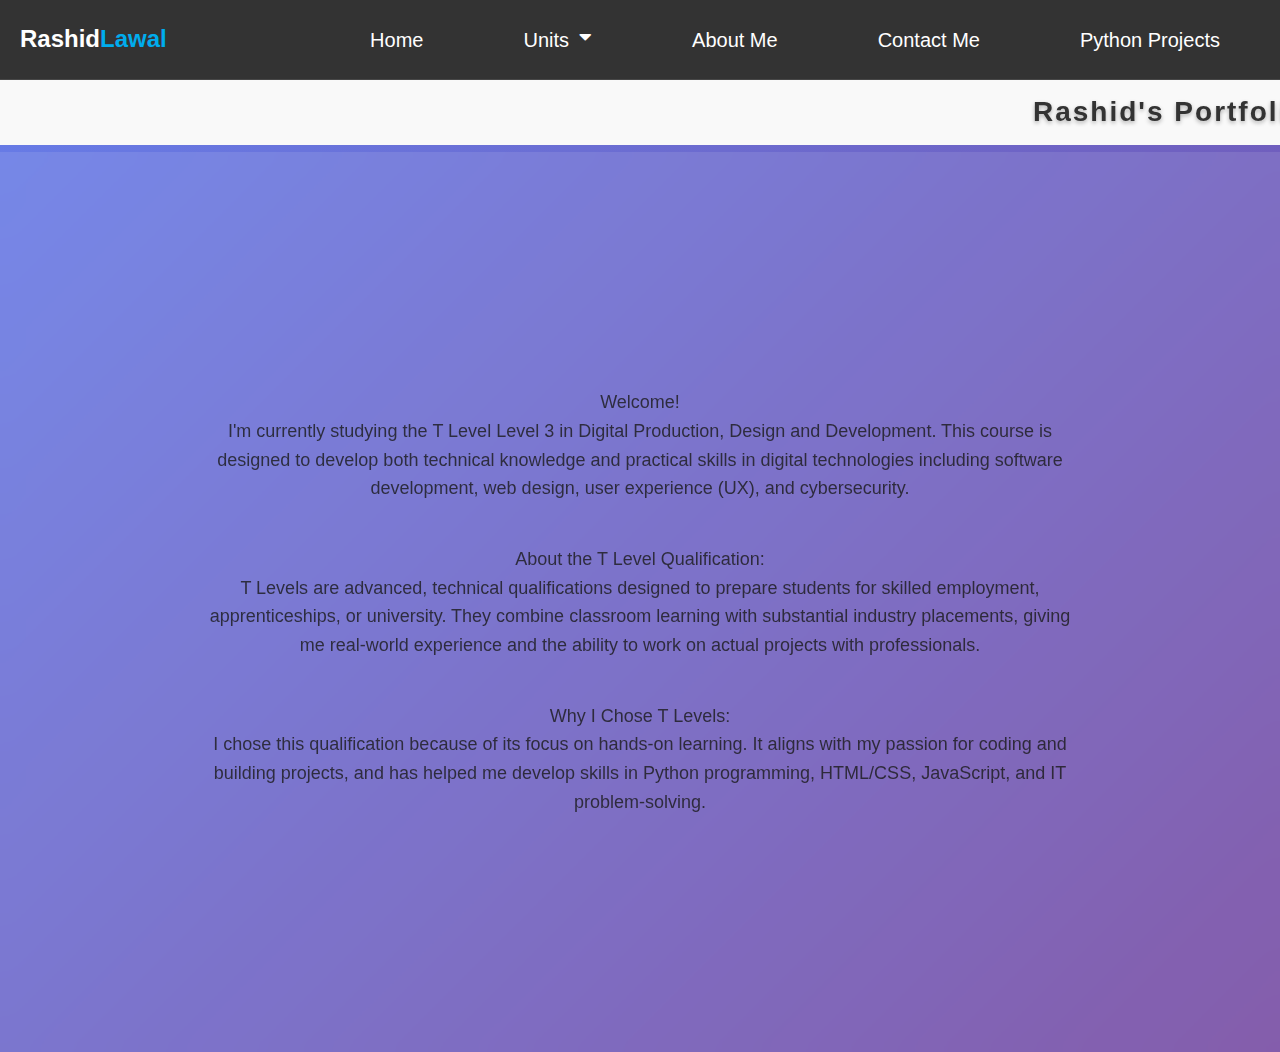
<file: page-2 (1)/page-2/index.html>
<!DOCTYPE html>
        <html lang="en">

        <head>
          <meta charset="UTF-8" />
          <meta name="viewport" content="width=device-width, initial-scale=1.0" />
          <title>Rashid Lawal | Portfolio</title>

          <!-- FontAwesome Icons -->
          <link rel="stylesheet" href="https://cdnjs.cloudflare.com/ajax/libs/font-awesome/5.15.1/css/all.min.css" />

          <!-- External CSS -->
          <link rel="stylesheet" href="style.css" />
          <link rel="stylesheet" href="css background.css" />
          <link rel="stylesheet" href="navagationbar.css" />

          <!-- Fixes for dropdown & layout -->
          <style>
            body {
              font-family: Arial, sans-serif;
              margin: 0;
              padding: 0;
            }

            .menu-bar {
              background-color: #333;
              color: white;
              padding: 10px 20px;
              position: relative;
              z-index: 100;
            }

            .menu-bar h1.logo {
              display: inline-block;
              font-size: 24px;
            }

            .menu-bar h1.logo span {
              color: #00aced;
            }

            .menu-bar ul {
              list-style: none;
              padding: 0;
              margin: 0;
              display: flex;
              gap: 20px;
            }

            .menu-bar ul li {
              position: relative;
            }

            .menu-bar ul li a {
              color: white;
              text-decoration: none;
              padding: 10px;
              display: inline-block;
            }

            .dropdown-menu {
              display: none;
              position: absolute;
              top: 100%;
              left: 0;
              background-color: white;
              z-index: 999;
              box-shadow: 0 4px 8px rgba(0, 0, 0, 0.1);
              min-width: 220px;
            }

            .dropdown-menu ul {
              list-style: none;
              margin: 0;
              padding: 0;
            }

            .dropdown-menu ul li a {
              display: block;
              padding: 10px;
              color: #333;
              text-decoration: none;
            }

            .dropdown-menu ul li a:hover {
              background-color: #f0f0f0;
            }

            .menu-bar ul li:hover .dropdown-menu {
              display: block;
            }

            .about-right {
              padding: 40px;
              position: relative;
              z-index: 1;
            }

            .about-para p {
              font-size: 18px;
              line-height: 1.6;
              text-align: center;
              max-width: 900px;
              margin: auto;
            }

            marquee {
              font-size: 28px;
              font-weight: bold;
              color: #333;
              background-color: #f9f9f9;
              padding: 10px 0;
            }
          </style>
        </head>

        <body>

          <!-- Navigation Bar -->
          <div class="menu-bar">
            <h1 class="logo">Rashid<span>Lawal</span></h1>
            <ul>
              <li><a href="index.html">Home</a></li>
              <li>
                <a href="#">Units <i class="fas fa-caret-down"></i></a>
                <div class="dropdown-menu">
                  <ul>
                    <li><a href="Revison and exams skill.html">Revision and Exam Skills</a></li>
                    <li><a href="14 Hour Project.html">14 Hour Project</a></li>
                    <li><a href="Cybersecurity.html">Cyber Security</a></li>
                    <li><a href="HTML & CSS Basics.html">HTML & CSS Basics</a></li>
                    <li><a href="Interview and exam skills.html">Interview Skills</a></li>
                    <li><a href="Fundamentals of Programming.html">Fundamentals of Programming</a></li>
                    <li><a href="Presentation Skills.html">Presentation Skills</a></li>
                  </ul>
                </div>
              </li>
              <li><a href="About me.html">About Me</a></li>
              <li><a href="Contact.html">Contact Me</a></li>
              <li><a href="python projects.html">Python Projects</a></li>
            </ul>
          </div>

          <!-- Scrolling Text -->
          <marquee behavior="scroll" direction="left" scrollamount="30">Rashid's Portfolio</marquee>

          <!-- Main Content -->
          <div class="about-right">
            <div class="about-para">
              <p>
                <strong>Welcome!</strong><br>
                I'm currently studying the <strong>T Level Level 3 in Digital Production, Design and Development</strong>.
                This course is designed to develop both technical knowledge and practical skills in digital technologies
                including software development, web design, user experience (UX), and cybersecurity.
              </p>
              <br>
              <p>
                <strong>About the T Level Qualification:</strong><br>
                T Levels are advanced, technical qualifications designed to prepare students for skilled employment, apprenticeships, or university.
                They combine classroom learning with substantial industry placements, giving me real-world experience and the ability to work on actual projects with professionals.
              </p>
              <br>
              <p>
                <strong>Why I Chose T Levels:</strong><br>
                I chose this qualification because of its focus on hands-on learning. It aligns with my passion for coding and building projects,
                and has helped me develop skills in Python programming, HTML/CSS, JavaScript, and IT problem-solving.
              </p>
            </div>
          </div>

        </body>
        </html>
</file>
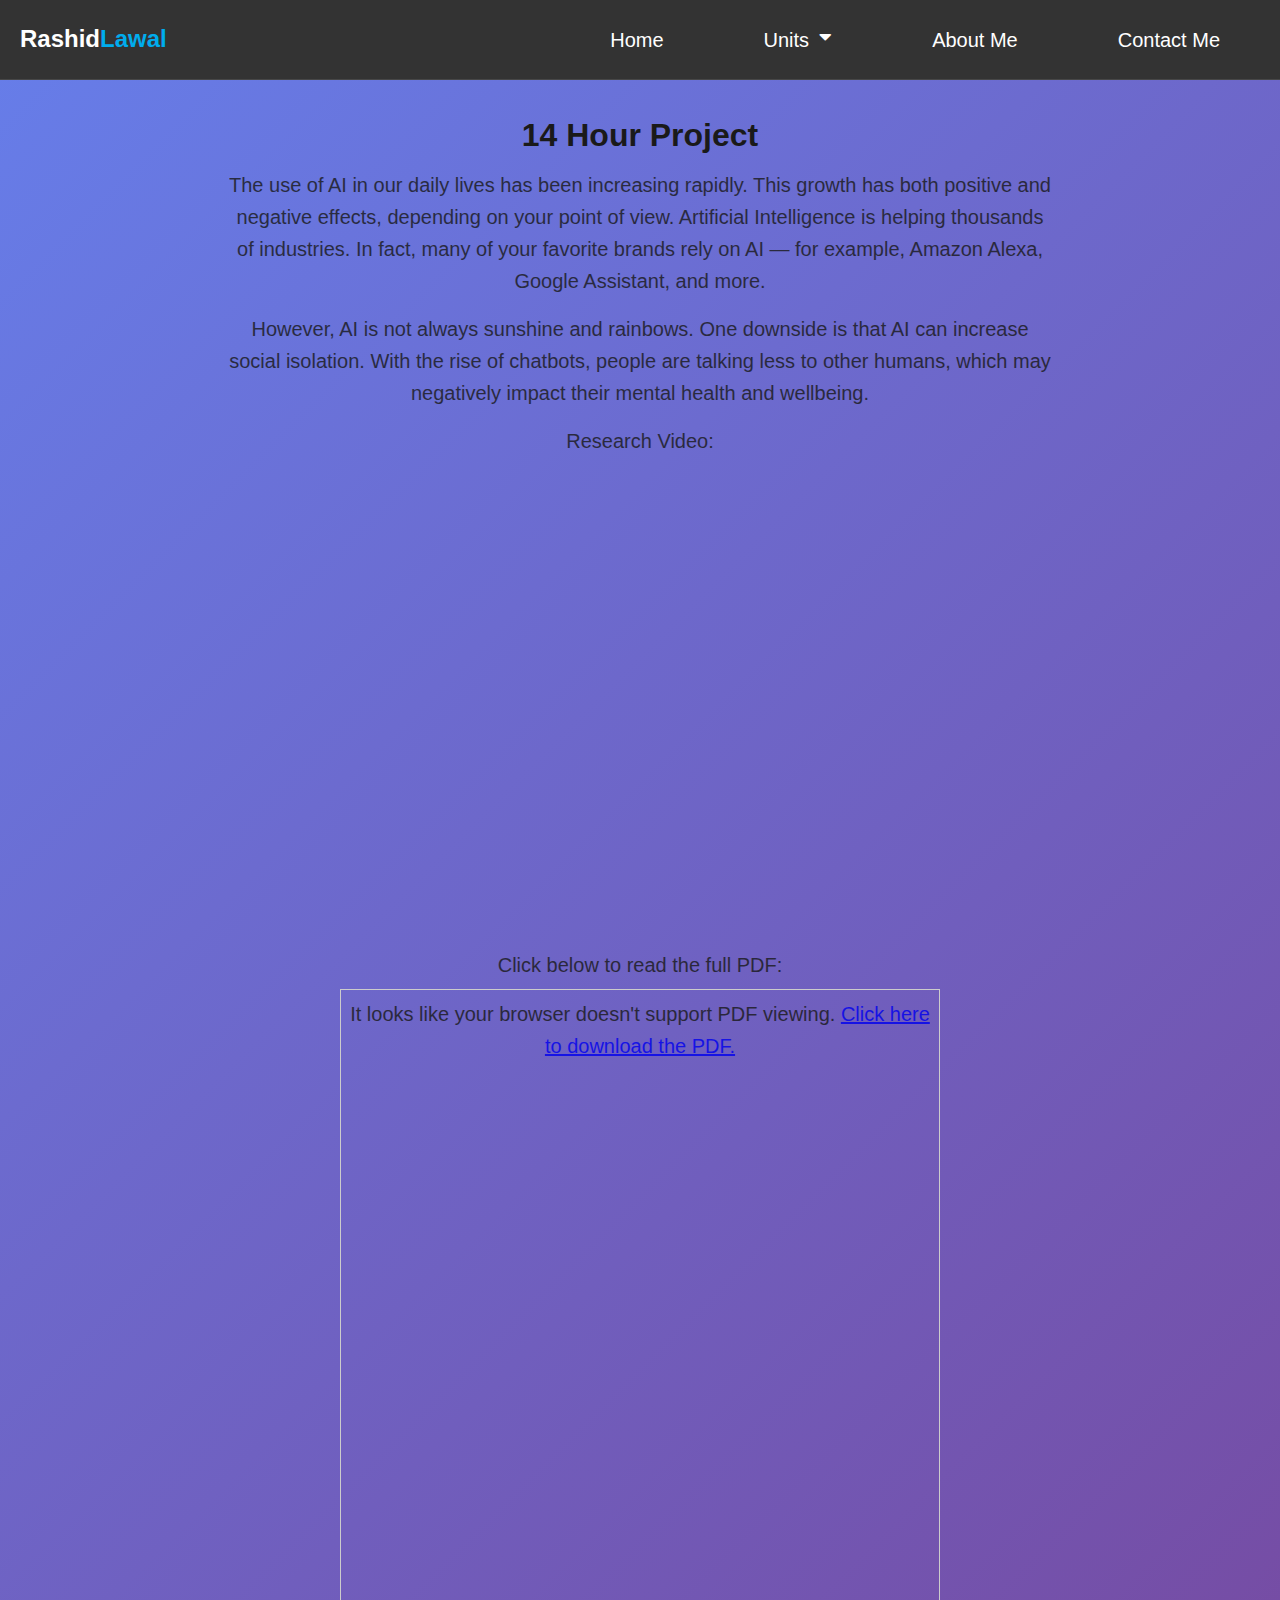
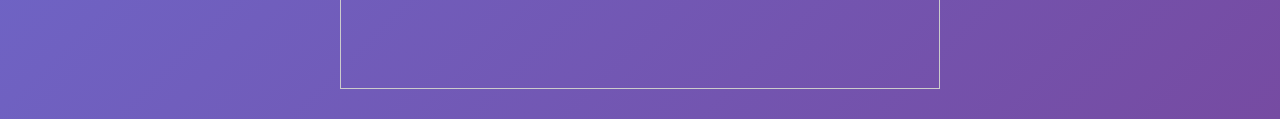
<file: page-2 (1)/page-2/14 Hour Project.html>
<!DOCTYPE html>
<html lang="en">
<head>
  <meta charset="UTF-8" />
  <meta name="viewport" content="width=device-width, initial-scale=1.0" />
  <title>14 Hour Project | Rashid Lawal</title>

  <!-- FontAwesome for icons -->
  <link rel="stylesheet" href="https://cdnjs.cloudflare.com/ajax/libs/font-awesome/5.15.1/css/all.min.css" />

  <!-- Your CSS files -->
  <link rel="stylesheet" href="style.css" />
  <link rel="stylesheet" href="css background.css" />
  <link rel="stylesheet" href="navagationbar.css" />

  <!-- Inline fixes -->
  <style>
    body {
      font-family: Arial, sans-serif;
    }

    .menu-bar {
      background-color: #333;
      color: white;
      padding: 10px 20px;
      position: relative;
      z-index: 10;
    }

    .menu-bar h1.logo {
      display: inline-block;
      font-size: 24px;
    }

    .menu-bar h1.logo span {
      color: #00aced;
    }

    .menu-bar ul {
      list-style: none;
      padding: 0;
      margin: 0;
      display: flex;
      gap: 20px;
    }

    .menu-bar ul li {
      position: relative;
    }

    .menu-bar ul li a {
      color: white;
      text-decoration: none;
      padding: 10px;
      display: inline-block;
    }

    .dropdown-menu {
      display: none;
      position: absolute;
      background-color: white;
      top: 100%;
      left: 0;
      z-index: 999;
      min-width: 220px;
      box-shadow: 0 4px 8px rgba(0,0,0,0.1);
    }

    .dropdown-menu ul {
      list-style: none;
      margin: 0;
      padding: 0;
    }

    .dropdown-menu ul li a {
      display: block;
      padding: 10px;
      color: #333;
      text-decoration: none;
    }

    .dropdown-menu ul li a:hover {
      background-color: #f0f0f0;
    }

    .menu-bar ul li:hover .dropdown-menu {
      display: block;
    }

    .about-para {
      padding: 30px;
      max-width: 900px;
      margin: auto;
    }

    iframe {
      display: block;
      margin: 0 auto;
    }

    object.pdf {
      display: block;
      margin: 0 auto;
      border: 1px solid #ccc;
    }

    h1 {
      text-align: center;
    }

    p {
      font-size: 20px;
      line-height: 1.6;
      text-align: center;
    }
  </style>
</head>

<body>

  <!-- Navigation Bar -->
  <div class="menu-bar">
    <h1 class="logo">Rashid<span>Lawal</span></h1>
    <ul>
      <li><a href="index.html">Home</a></li>
      <li>
        <a href="#">Units <i class="fas fa-caret-down"></i></a>
        <div class="dropdown-menu">
          <ul>
            <li><a href="Revison and exams skill.html">Revision and Exam Skills</a></li>
            <li><a href="14 Hour Project.html">14 Hour Project</a></li>
            <li><a href="Cybersecurity.html">Cyber Security</a></li>
            <li><a href="HTML & CSS Basics.html">HTML & CSS Basics</a></li>
            <li><a href="Interview and exam skills.html">Interview Skills</a></li>
            <li><a href="Fundamentals of Programming.html">Fundamentals of Programming</a></li>
            <li><a href="Presentation Skills.html">Presentation Skills</a></li>
          </ul>
        </div>
      </li>
      <li><a href="About me.html">About Me</a></li>
      <li><a href="Contact.html">Contact Me</a></li>
    </ul>
  </div>

  <!-- Main Content -->
  <div class="about-para">
    <h1>14 Hour Project</h1>
    <p>
      The use of AI in our daily lives has been increasing rapidly. This growth has both positive and negative effects, depending on your point of view.
      Artificial Intelligence is helping thousands of industries. In fact, many of your favorite brands rely on AI — for example, Amazon Alexa, Google Assistant, and more.
    </p>
    <p>
      However, AI is not always sunshine and rainbows. One downside is that AI can increase social isolation.
      With the rise of chatbots, people are talking less to other humans, which may negatively impact their mental health and wellbeing.
    </p>
    <p><strong>Research Video:</strong></p>

    <iframe width="800" height="450" src="https://www.youtube.com/embed/XUoEtZphKZ4" title="Artificial intelligence changing politics with fake images and videos" frameborder="0" allowfullscreen></iframe>

    <br>
    <p>
      <strong>Click below to read the full PDF:</strong>
    </p>

    <!-- PDF Viewer -->
    <object class="pdf"
      type="application/pdf"
      data="Rashid Lawal Living with Artificial Intelligence.pdf"
      width="600"
      height="700">
      <p>It looks like your browser doesn't support PDF viewing. <a href="Rashid Lawal Living with Artificial Intelligence.pdf" download>Click here to download the PDF.</a></p>
    </object>
  </div>

</body>
</html>
</file>
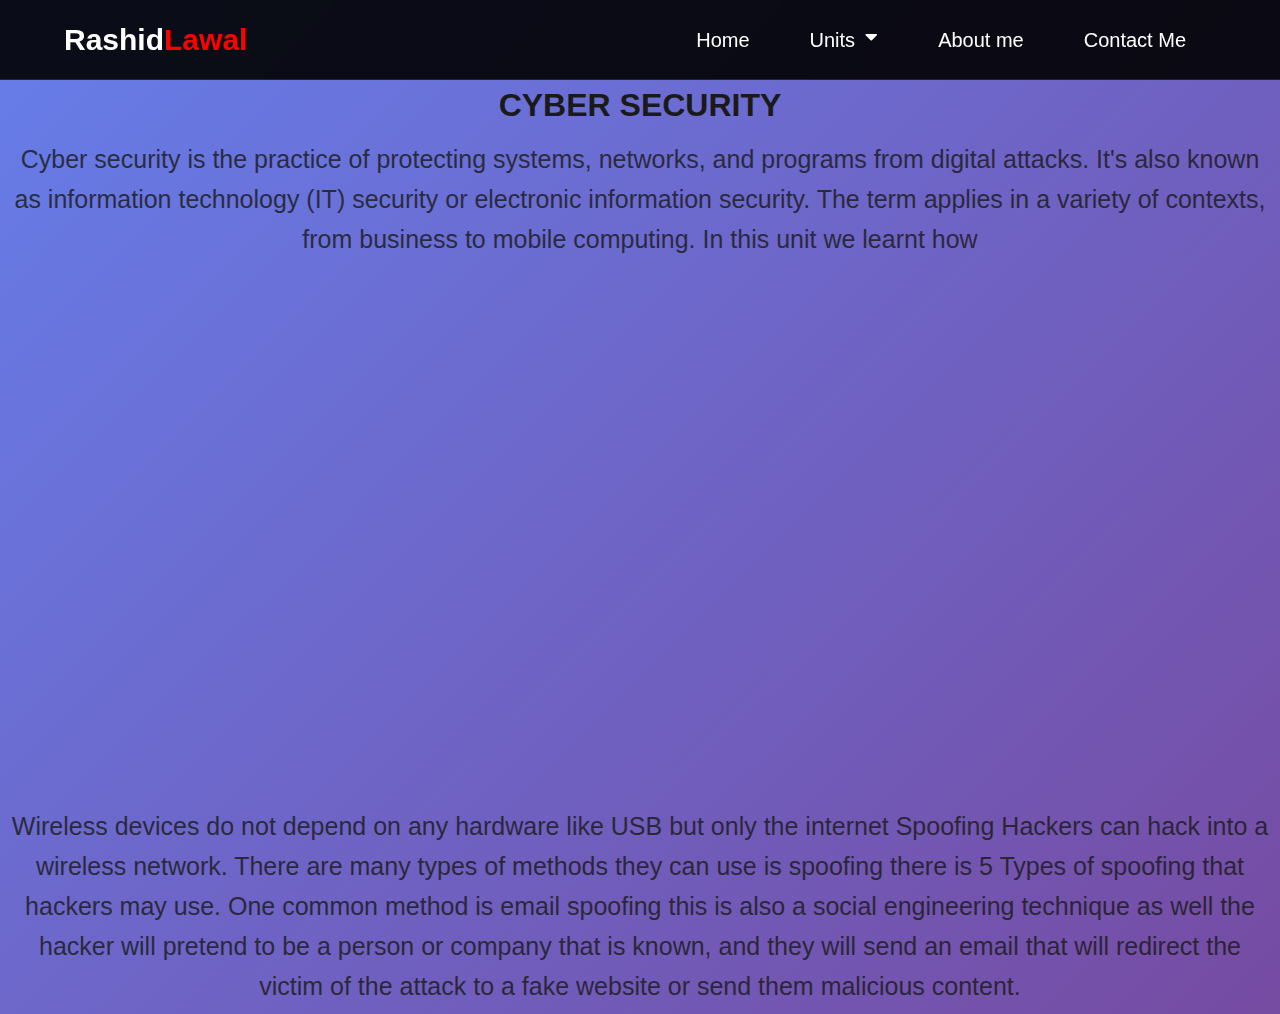
<file: page-2 (1)/page-2/Cybersecurity.html>
<html lang="en">
      <head>
        <meta charset="UTF-8" />
        <meta name="viewport" content="width=device-width, initial-scale=1.0" />
        <link rel="stylesheet" href="https://cdnjs.cloudflare.com/ajax/libs/font-awesome/5.15.1/css/all.min.css" />
        <link rel="stylesheet" href="style.css" />
        <link rel="stylesheet" href="css background.css" />
        <link rel="stylesheet" href="navagationbar.css" />
        <title>dropdown Menu</title>
      </head>
      <body>
        <div class="menu-bar">
          <h1 class="logo">Rashid<span>Lawal</span></h1>
          <ul>
            <li><a href="index.html"">Home</a></li>
              <li><a href=" #">Units <i class="fas fa-caret-down"></i></a>

              <div class="dropdown-menu">
                <ul>
                  <li><a href="Revison and exams skill.html">(Revision and Exam Skills</a></li>
                  <li><a href="14 Hour Project.html">(14 Hours Project)</a></li>
                  <li><a href="Cybersecurity.html">(Cyber Security)</a></li>
                  <li><a href="HTML & CSS Basics.html">(HTML & CSS Basics)</a></li>
                  <li><a href="Interview and exam skills.html">(Interview Skills)</a></li>
                   <li><a href="14 Hour Project.html".html">(14 Hours Project))</a></li>
                   <li><a href="Fundamentals of Programming.html">(Fundemental Of Programing)</a></li>
                   <li><a href="Presentation Skills.html">(Presentation skills)</a></li>
                </ul>
              </div>
            </li>
            <li><a href="About me.html">About me</a>
            </li>
            <li><a href="Contact.html">Contact Me</a></li>
          </ul>
        </div>
        <div class="about-para">
    <h1 style="text-align: center;">CYBER SECURITY </h1>
            <p style="text-align: center; font-size: 25px;">Cyber security is the practice of protecting systems, networks, and programs from digital attacks. It's also known as information technology (IT) security or electronic information security. The term applies in a variety of contexts, from business to mobile computing. In this unit we learnt how</p>
            <br>
            
        <iframe width="853" height="480" src="https://www.youtube.com/embed/MuSIys2AOzw" title="Do you have what it takes to get into Cybersecurity in 2024" frameborder="0" allow="accelerometer; autoplay; clipboard-write; encrypted-media; gyroscope; picture-in-picture; web-share" referrerpolicy="strict-origin-when-cross-origin" allowfullscreen style="display: block; margin: 0 auto;"></iframe>
    <br>
            <p style="text-align: center; font-size: 25px;">Wireless devices do not depend on any hardware like USB but only the internet Spoofing Hackers can hack into a wireless network. There are many types of methods they can use is spoofing there is 5 Types of spoofing that hackers may use. One common method is email spoofing this is also a social engineering technique as well the hacker will pretend to be a person or company that is known, and they will send an email that will redirect the victim of the attack to a fake website or send them malicious content.</p>
    
</html>
</file>
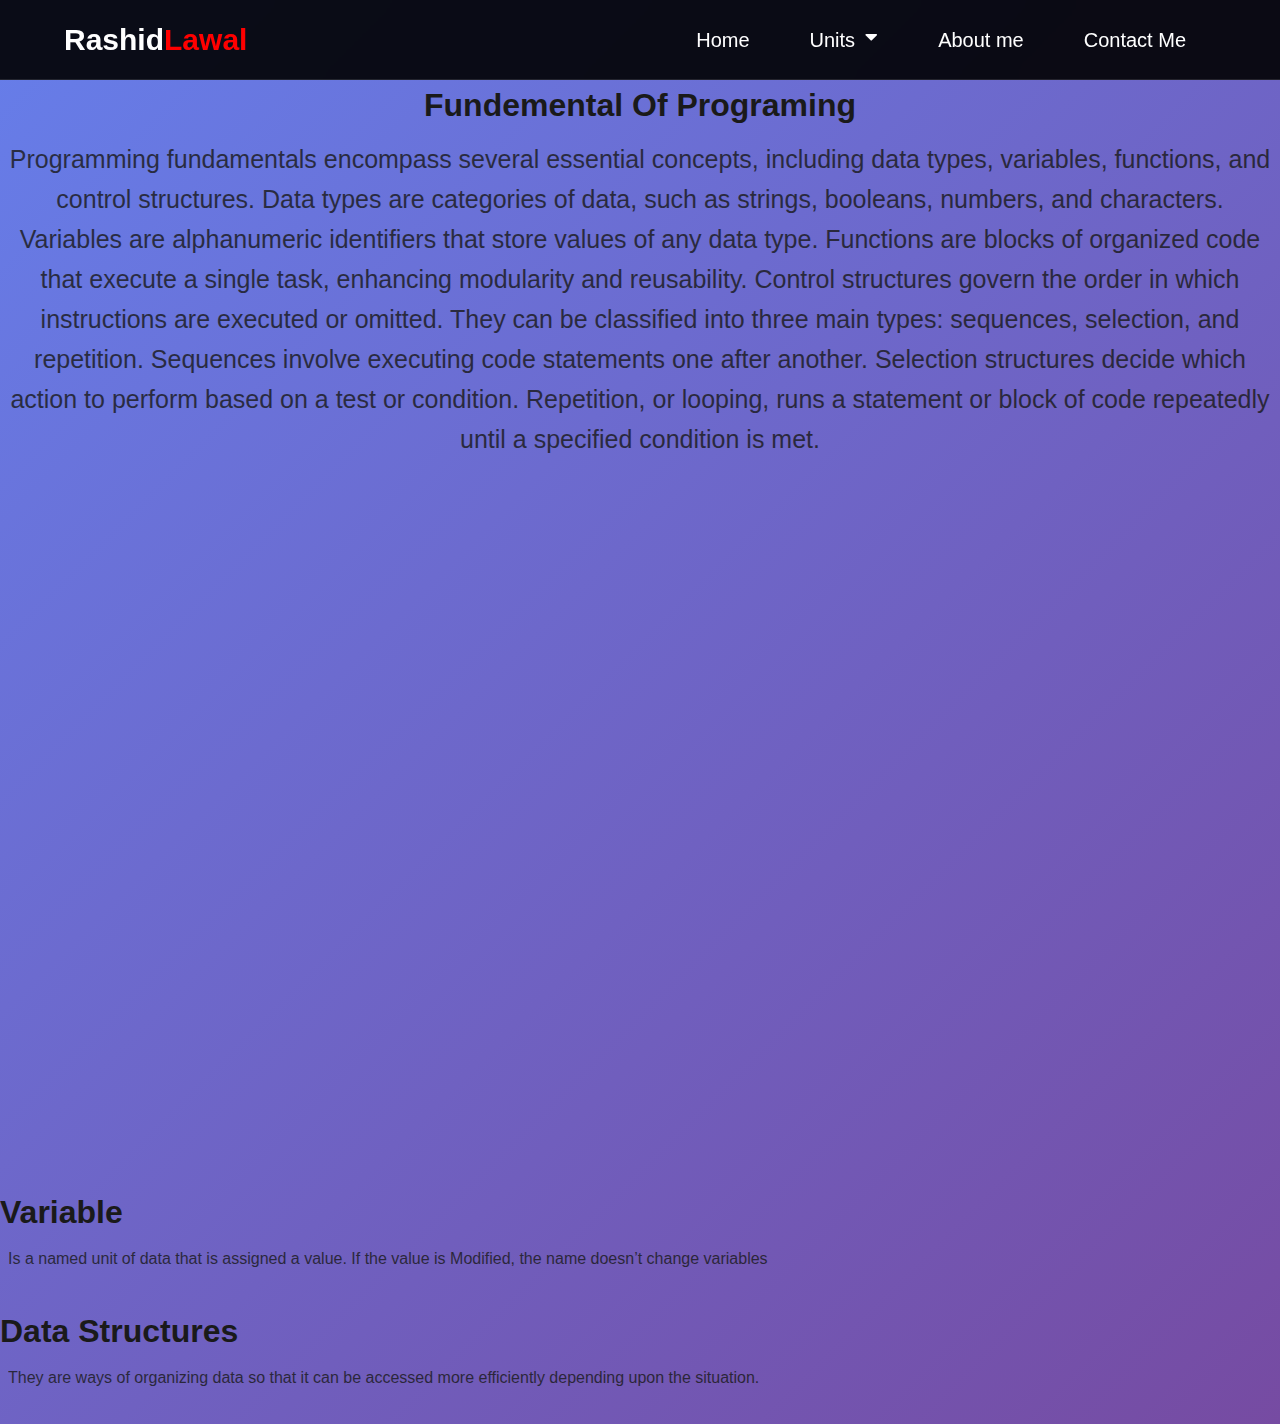
<file: page-2 (1)/page-2/Fundamentals of Programming.html>
<html lang="en">
  <head>
    <meta charset="UTF-8" />
    <meta name="viewport" content="width=device-width, initial-scale=1.0" />
    <link rel="stylesheet" href="https://cdnjs.cloudflare.com/ajax/libs/font-awesome/5.15.1/css/all.min.css" />
    <link rel="stylesheet" href="style.css" />
    <link rel="stylesheet" href="css background.css" />
    <link rel="stylesheet" href="navagationbar.css" />

  </head>
  <body>
    <div class="menu-bar">
      <h1 class="logo">Rashid<span>Lawal</span></h1>
      <ul>
        <li><a href="index.html"">Home</a></li>
          <li><a href=" #">Units <i class="fas fa-caret-down"></i></a>

          <div class="dropdown-menu">
            <ul>
              <li><a href="Revison and exams skill.html">(Revision and Exam Skills</a></li>
              <li><a href="14 Hour Project.html">(14 Hours Project)</a></li>
              <li><a href="Cybersecurity.html">(Cyber Security)</a></li>
              <li><a href="HTML & CSS Basics.html">(HTML & CSS Basics)</a></li>
              <li><a href="Interview and exam skills.html">(Interview Skills)</a></li>
               <li><a href="14 Hour Project.html".html">(14 Hours Project))</a></li>
               <li><a href="Fundamentals of Programming.html">(Fundemental Of Programing)</a></li>
               <li><a href="Presentation Skills.html">(Presentation skills)</a></li>
            </ul>
          </div>
        </li>
        <li><a href="About me.html">About me</a>
        </li>
        <li><a href="Contact.html">Contact Me</a></li>
      </ul>
    </div>
    <div class="about-para">
<h1 style="text-align: center;">Fundemental Of Programing</h1>
      <p style="text-align: center;font-size:25px;" > Programming fundamentals encompass several essential concepts, including data types, variables, functions, and control structures. Data types are categories of data, such as strings, booleans, numbers, and characters. Variables are alphanumeric identifiers that store values of any data type. Functions are blocks of organized code that execute a single task, enhancing modularity and reusability.

        Control structures govern the order in which instructions are executed or omitted. They can be classified into three main types: sequences, selection, and repetition. Sequences involve executing code statements one after another. Selection structures decide which action to perform based on a test or condition. Repetition, or looping, runs a statement or block of code repeatedly until a specified condition is met.
      </p>
      <iframe width="1280" height="720" src="https://www.youtube.com/embed/quW5dAGpXiU" title="5 Basic Concepts of Programming" frameborder="0" allow="accelerometer; autoplay; clipboard-write; encrypted-media; gyroscope; picture-in-picture; web-share" referrerpolicy="strict-origin-when-cross-origin" allowfullscreen style="display: block; margin: 0 auto;">></iframe>
      <h1>Variable</h1>
      <p>Is a named unit of data that is assigned a value. If the value is  

      Modified, the name doesn’t change variables</p>
      <br>
      <h1>Data Structures</h1><p>They are ways of organizing data so that it can be accessed more efficiently depending upon the situation.</p>  
      <br>
</file>
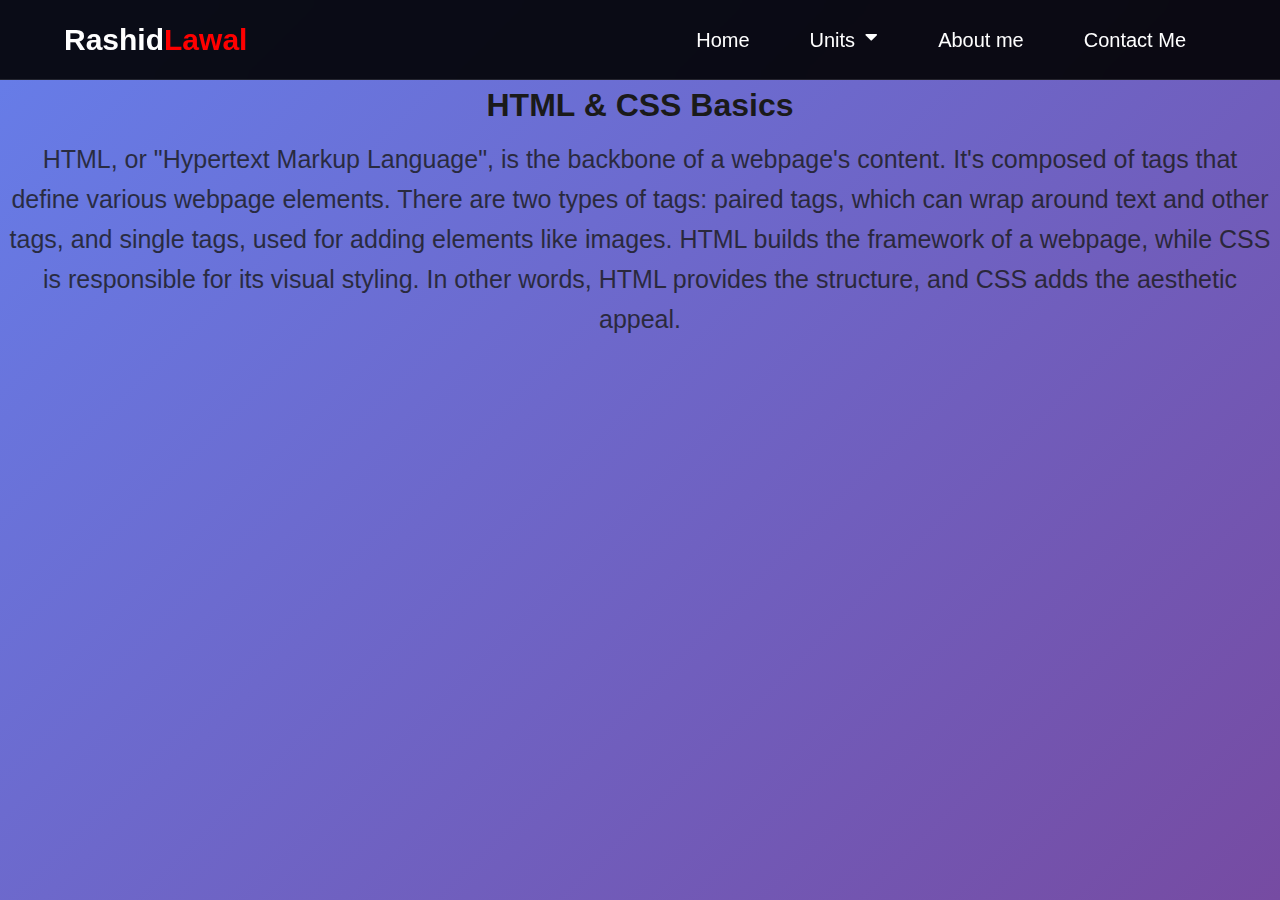
<file: page-2 (1)/page-2/HTML & CSS Basics.html>
<html lang="en">
  <head>
    <meta charset="UTF-8" />
    <meta name="viewport" content="width=device-width, initial-scale=1.0" />
    <link rel="stylesheet" href="https://cdnjs.cloudflare.com/ajax/libs/font-awesome/5.15.1/css/all.min.css" />
    <link rel="stylesheet" href="style.css" />
    <link rel="stylesheet" href="css background.css" />
    <link rel="stylesheet" href="navagationbar.css" />
  </head>
  <body>
    <div class="menu-bar">
      <h1 class="logo">Rashid<span>Lawal</span></h1>
      <ul>
        <li><a href="index.html"">Home</a></li>
          <li><a href=" #">Units <i class="fas fa-caret-down"></i></a>

          <div class="dropdown-menu">
            <ul>
              <li><a href="Revison and exams skill.html">(Revision and Exam Skills</a></li>
              <li><a href="14 Hour Project.html">(14 Hours Project)</a></li>
              <li><a href="Cybersecurity.html">(Cyber Security)</a></li>
              <li><a href="HTML & CSS Basics.html">(HTML & CSS Basics)</a></li>
              <li><a href="Interview and exam skills.html">(Interview Skills)</a></li>
               <li><a href="14 Hour Project.html".html">(14 Hours Project))</a></li>
               <li><a href="Fundamentals of Programming.html">(Fundemental Of Programing)</a></li>
               <li><a href="Presentation Skills.html">(Presentation skills)</a></li>
            </ul>
          </div>
        </li>
        <li><a href="About me.html">About me</a>
        </li>
        <li><a href="Contact.html">Contact Me</a></li>
      </ul>
    </div>
    <div class="about-para">
<h1 style="text-align: center;">HTML & CSS Basics</h1>
      <p style="text-align: center;font-size:25px;" > HTML, or "Hypertext Markup Language", is the backbone of a webpage's content. It's composed of tags that define various webpage elements. There are two types of tags: paired tags, which can wrap around text and other tags, and single tags, used for adding elements like images. HTML builds the framework of a webpage, while CSS is responsible for its visual styling. In other words, HTML provides the structure, and CSS adds the aesthetic appeal.
</p> 
      <br>
      <iframe width="893" height="502" src="https://www.youtube.com/embed/DHGhFJZLKMs" title="What is HTML, CSS, and JavaScript?" frameborder="0" allow="accelerometer; autoplay; clipboard-write; encrypted-media; gyroscope; picture-in-picture; web-share" referrerpolicy="strict-origin-when-cross-origin" allowfullscreen style="display: block; margin: 0 auto;"></iframe>
</file>
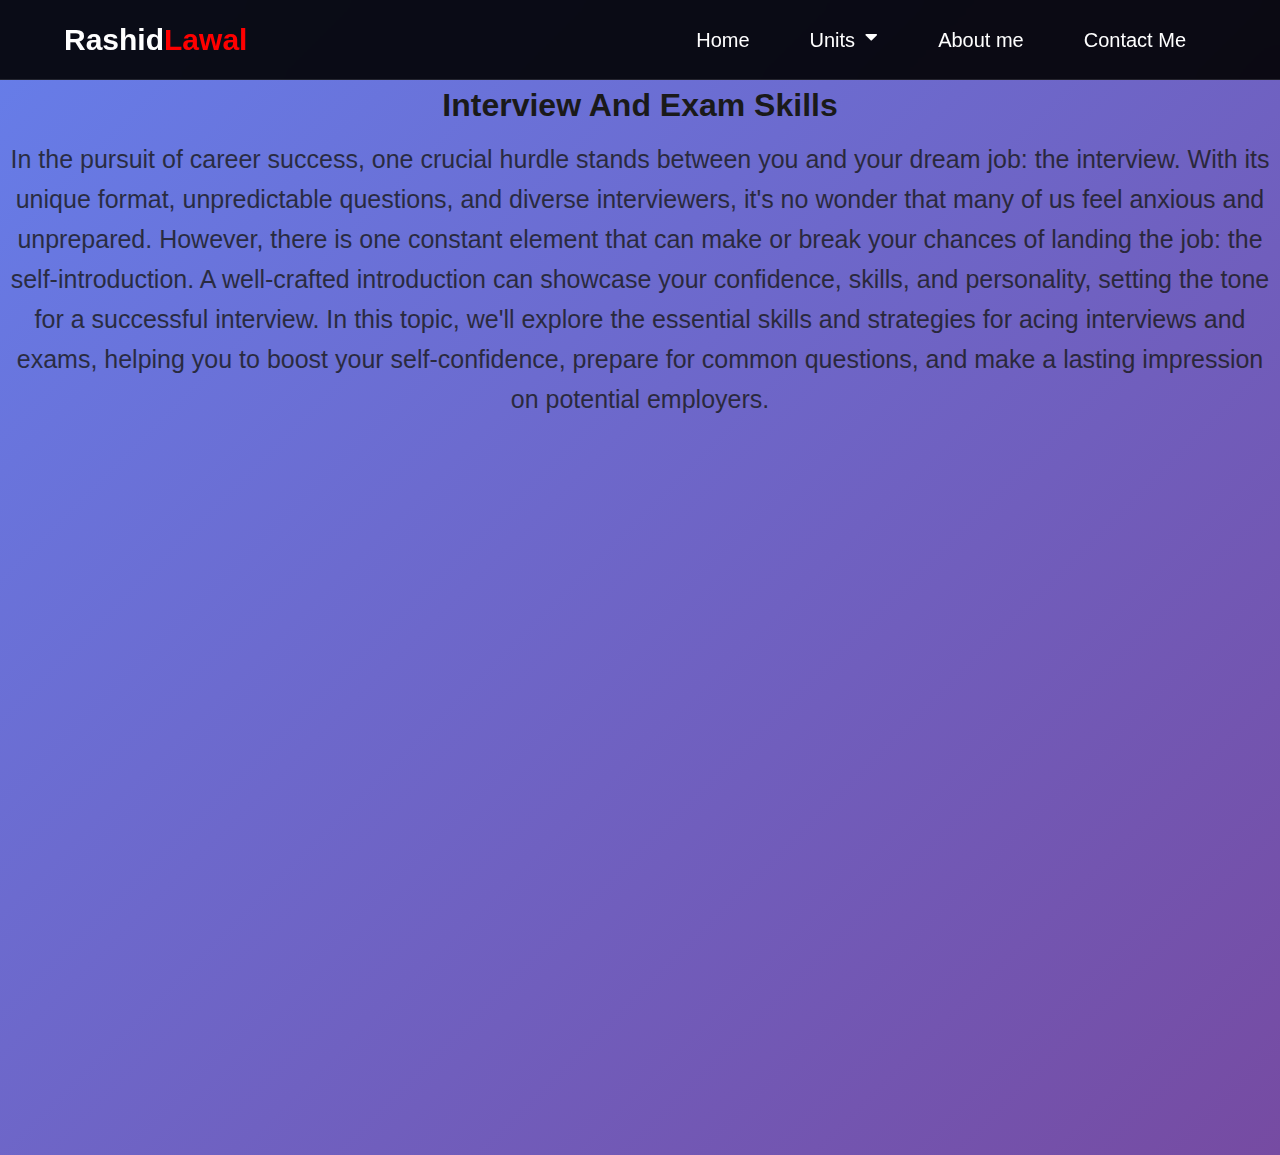
<file: page-2 (1)/page-2/Interview and exam skills.html>
<html lang="en">
  <head>
    <meta charset="UTF-8" />
    <meta name="viewport" content="width=device-width, initial-scale=1.0" />
    <link rel="stylesheet" href="https://cdnjs.cloudflare.com/ajax/libs/font-awesome/5.15.1/css/all.min.css" />
    <link rel="stylesheet" href="style.css" />
    <link rel="stylesheet" href="css background.css" />
    <link rel="stylesheet" href="navagationbar.css" />
    <link rel="stylesheet" href="font.css"
  </head>
  <body>
    <div class="menu-bar">
      <h1 class="logo">Rashid<span>Lawal</span></h1>
      <ul>
        <li><a href="INDEX.html"">Home</a></li>
        <li><a href="#">Units <i class="fas fa-caret-down"></i></a>

            <div class="dropdown-menu">
                  <ul>
                    <li><a href="Revison and exams skill.html">(Revision and Exam Skills</a></li>
                    <li><a href="14 Hour Project.html">(14 Hours Project)</a></li>
                    <li><a href="Cybersecurity.html">(Cyber Security)</a></li>
                    <li><a href="HTML & CSS Basics.html">(HTML & CSS Basics)</a></li>
                    <li><a href="Interview and exam skills.html">(Interview Skills)</a></li>
                     <li><a href="14 Hour Project.html".html">(14 Hours Project))</a></li>
                     <li><a href="Fundamentals of Programming.html">(Fundemental Of Programing)</a></li>
                     <li><a href="Presentation Skills.html">(Presentation skills)</a></li>
                </ul>
              </div>
        </li>
        <li><a href="About me.html">About me</a>
        </li>
        <li><a href="Contact.html">Contact Me</a></li>
      </ul>
    </div>
    <div class="about-para">
<h1 style="text-align: center;">Interview And Exam Skills</h1>
      <p style="text-align: center;font-size:25px;" > In the pursuit of career success, one crucial hurdle stands between you and your dream job: the interview. With its unique format, unpredictable questions, and diverse interviewers, it's no wonder that many of us feel anxious and unprepared. However, there is one constant element that can make or break your chances of landing the job: the self-introduction. A well-crafted introduction can showcase your confidence, skills, and personality, setting the tone for a successful interview. In this topic, we'll explore the essential skills and strategies for acing interviews and exams, helping you to boost your self-confidence, prepare for common questions, and make a lasting impression on potential employers.
      </p>
      <iframe width="893" height="728" src="https://www.youtube.com/embed/lfmR7MuFggc" title="How to introduce yourself in interviews (for jobs and exams)" frameborder="0" allow="accelerometer; autoplay; clipboard-write; encrypted-media; gyroscope; picture-in-picture; web-share" referrerpolicy="strict-origin-when-cross-origin" allowfullscreen></iframe>
</file>
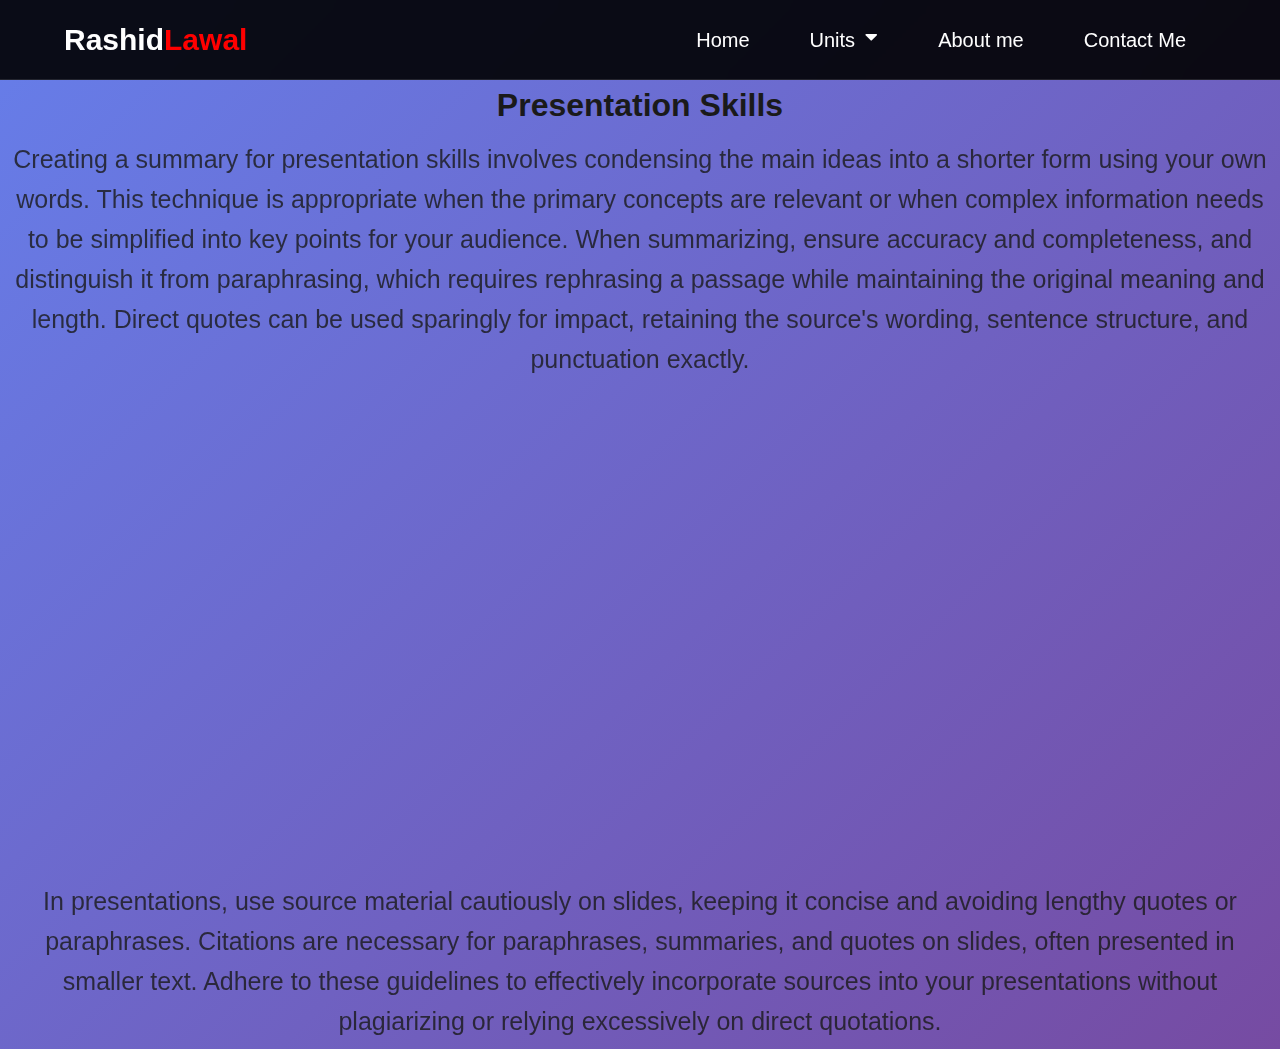
<file: page-2 (1)/page-2/Presentation Skills.html>
<html lang="en">
  <head>
    <meta charset="UTF-8" />
    <meta name="viewport" content="width=device-width, initial-scale=1.0" />
    <link rel="stylesheet" href="https://cdnjs.cloudflare.com/ajax/libs/font-awesome/5.15.1/css/all.min.css" />
    <link rel="stylesheet" href="style.css" />
    <link rel="stylesheet" href="css background.css" />
    <link rel="stylesheet" href="navagationbar.css" />
  </head>
  <body>
    <div class="menu-bar">
      <h1 class="logo">Rashid<span>Lawal</span></h1>
      <ul>
        <li><a href="index.html"">Home</a></li>
          <li><a href=" #">Units <i class="fas fa-caret-down"></i></a>

          <div class="dropdown-menu">
            <ul>
              <li><a href="Revison and exams skill.html">(Revision and Exam Skills</a></li>
              <li><a href="14 Hour Project.html">(14 Hours Project)</a></li>
              <li><a href="Cybersecurity.html">(Cyber Security)</a></li>
              <li><a href="HTML & CSS Basics.html">(HTML & CSS Basics)</a></li>
              <li><a href="Interview and exam skills.html">(Interview Skills)</a></li>
               <li><a href="14 Hour Project.html".html">(14 Hours Project))</a></li>
               <li><a href="Fundamentals of Programming.html">(Fundemental Of Programing)</a></li>
               <li><a href="Presentation Skills.html">(Presentation skills)</a></li>
            </ul>
          </div>
        </li>
        <li><a href="About me.html">About me</a>
        </li>
        <li><a href="Contact.html">Contact Me</a></li>
      </ul>
    </div>
    <div class="about-para">
<h1 style="text-align: center;">Presentation Skills</h1>
      <p style="text-align: center;font-size:25px;" > Creating a summary for presentation skills involves condensing the main ideas into a shorter form using your own words. This technique is appropriate when the primary concepts are relevant or when complex information needs to be simplified into key points for your audience. When summarizing, ensure accuracy and completeness, and distinguish it from paraphrasing, which requires rephrasing a passage while maintaining the original meaning and length. Direct quotes can be used sparingly for impact, retaining the source's wording, sentence structure, and punctuation exactly.
<iframe width="893" height="502" src="https://www.youtube.com/embed/MnIPpUiTcRc" title="HOW TO Give a Great Presentation - 7 Presentation Skills and Tips to Leave an Impression" frameborder="0" allow="accelerometer; autoplay; clipboard-write; encrypted-media; gyroscope; picture-in-picture; web-share" referrerpolicy="strict-origin-when-cross-origin" allowfullscreen style="display: block; margin: 0 auto;"></iframe>
        In presentations, use source material cautiously on slides, keeping it concise and avoiding lengthy quotes or paraphrases. Citations are necessary for paraphrases, summaries, and quotes on slides, often presented in smaller text. Adhere to these guidelines to effectively incorporate sources into your presentations without plagiarizing or relying excessively on direct quotations.
      </p>
</file>
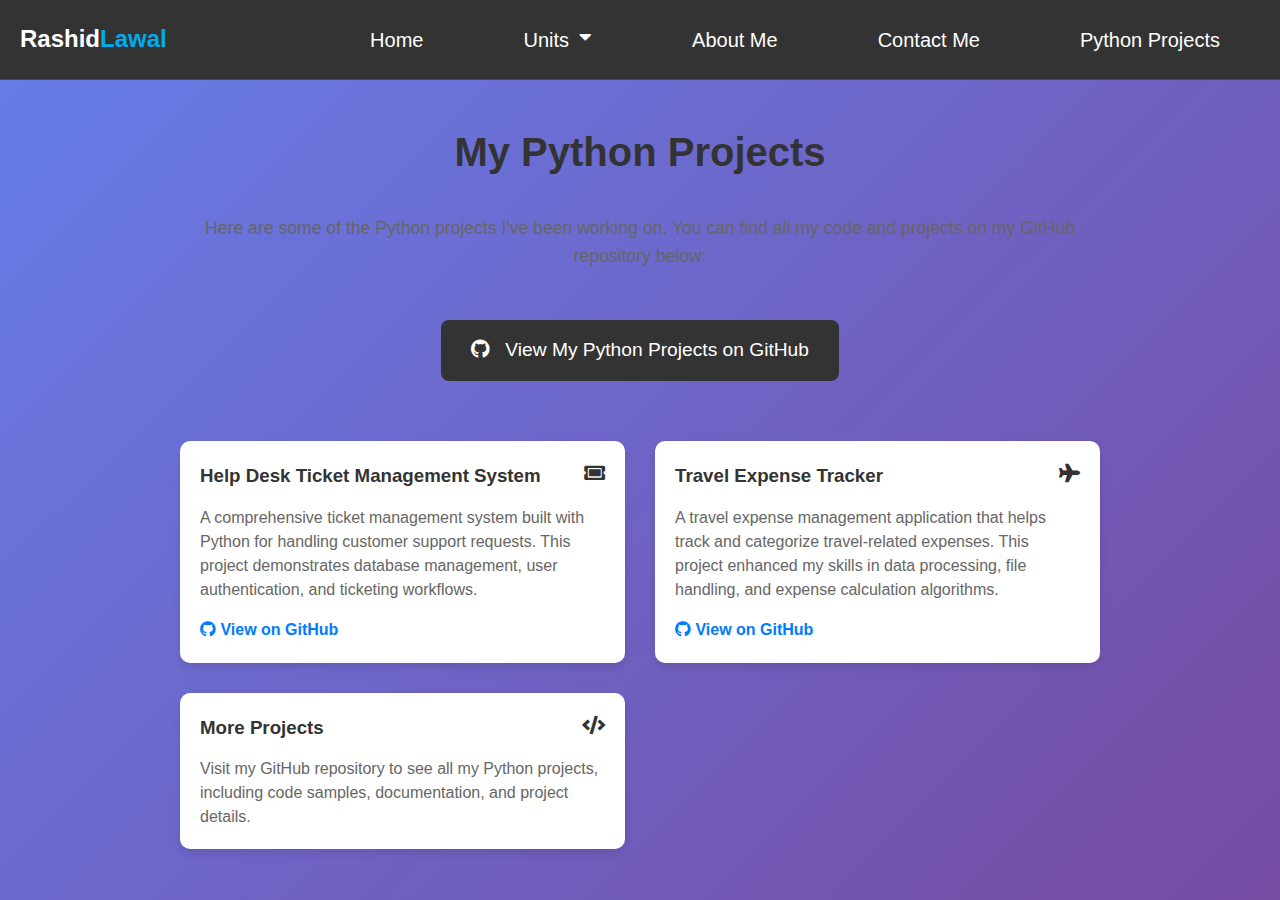
<file: page-2 (1)/page-2/python projects.html>
<!DOCTYPE html>
<html lang="en">
<head>
  <meta charset="UTF-8">
  <meta name="viewport" content="width=device-width, initial-scale=1.0">
  <title>Python Projects | Rashid Lawal</title>
  
  <!-- FontAwesome Icons -->
  <link rel="stylesheet" href="https://cdnjs.cloudflare.com/ajax/libs/font-awesome/5.15.1/css/all.min.css">
  
  <!-- External CSS -->
  <link rel="stylesheet" href="style.css">
  <link rel="stylesheet" href="css background.css">
  <link rel="stylesheet" href="navagationbar.css">
  
  <style>
    body {
      font-family: Arial, sans-serif;
      margin: 0;
      padding: 0;
    }

    .menu-bar {
      background-color: #333;
      color: white;
      padding: 10px 20px;
      position: relative;
      z-index: 100;
    }

    .menu-bar h1.logo {
      display: inline-block;
      font-size: 24px;
    }

    .menu-bar h1.logo span {
      color: #00aced;
    }

    .menu-bar ul {
      list-style: none;
      padding: 0;
      margin: 0;
      display: flex;
      gap: 20px;
    }

    .menu-bar ul li {
      position: relative;
    }

    .menu-bar ul li a {
      color: white;
      text-decoration: none;
      padding: 10px;
      display: inline-block;
    }

    .dropdown-menu {
      display: none;
      position: absolute;
      top: 100%;
      left: 0;
      background-color: white;
      z-index: 999;
      box-shadow: 0 4px 8px rgba(0, 0, 0, 0.1);
      min-width: 220px;
    }

    .dropdown-menu ul {
      list-style: none;
      margin: 0;
      padding: 0;
    }

    .dropdown-menu ul li a {
      display: block;
      padding: 10px;
      color: #333;
      text-decoration: none;
    }

    .dropdown-menu ul li a:hover {
      background-color: #f0f0f0;
    }

    .menu-bar ul li:hover .dropdown-menu {
      display: block;
    }

    .projects-container {
      padding: 40px;
      max-width: 1000px;
      margin: 0 auto;
    }

    .projects-container h1 {
      text-align: center;
      font-size: 2.5rem;
      margin-bottom: 30px;
      color: #333;
    }

    .github-link {
      display: inline-block;
      background-color: #333;
      color: white;
      padding: 15px 30px;
      text-decoration: none;
      border-radius: 8px;
      font-size: 1.2rem;
      margin: 20px 0;
      transition: background-color 0.3s ease;
    }

    .github-link:hover {
      background-color: #555;
    }

    .github-link i {
      margin-right: 10px;
    }

    .project-description {
      font-size: 1.1rem;
      line-height: 1.6;
      text-align: center;
      margin: 30px 0;
      color: #666;
    }

    .projects-grid {
      display: grid;
      grid-template-columns: repeat(auto-fit, minmax(300px, 1fr));
      gap: 30px;
      margin-top: 40px;
    }

    .project-card {
      background: white;
      border-radius: 10px;
      padding: 20px;
      box-shadow: 0 4px 8px rgba(0, 0, 0, 0.1);
      transition: transform 0.3s ease;
    }

    .project-card:hover {
      transform: translateY(-5px);
    }

    .project-card h3 {
      color: #333;
      margin-bottom: 15px;
    }

    .project-card p {
      color: #666;
      line-height: 1.5;
    }
  </style>
</head>

<body>
  <!-- Navigation Bar -->
  <div class="menu-bar">
    <h1 class="logo">Rashid<span>Lawal</span></h1>
    <ul>
      <li><a href="index.html">Home</a></li>
      <li>
        <a href="#">Units <i class="fas fa-caret-down"></i></a>
        <div class="dropdown-menu">
          <ul>
            <li><a href="Revison and exams skill.html">Revision and Exam Skills</a></li>
            <li><a href="14 Hour Project.html">14 Hour Project</a></li>
            <li><a href="Cybersecurity.html">Cyber Security</a></li>
            <li><a href="HTML & CSS Basics.html">HTML & CSS Basics</a></li>
            <li><a href="Interview and exam skills.html">Interview Skills</a></li>
            <li><a href="Fundamentals of Programming.html">Fundamentals of Programming</a></li>
            <li><a href="Presentation Skills.html">Presentation Skills</a></li>
          </ul>
        </div>
      </li>
      <li><a href="About me.html">About Me</a></li>
      <li><a href="Contact.html">Contact Me</a></li>
      <li><a href="python projects.html">Python Projects</a></li>
    </ul>
  </div>

  <!-- Main Content -->
  <div class="projects-container">
    <h1>My Python Projects</h1>
    
    <div class="project-description">
      <p>Here are some of the Python projects I've been working on. You can find all my code and projects on my GitHub repository below:</p>
    </div>

    <div style="text-align: center;">
      <a href="https://github.com/rashwab/py" target="_blank" class="github-link">
        <i class="fab fa-github"></i>
        View My Python Projects on GitHub
      </a>
    </div>

    <div class="projects-grid">
      <div class="project-card">
        <h3><i class="fas fa-ticket-alt"></i> Help Desk Ticket Management System</h3>
        <p>A comprehensive ticket management system built with Python for handling customer support requests. This project demonstrates database management, user authentication, and ticketing workflows.</p>
        <div style="margin-top: 15px;">
          <a href="https://github.com/rashwab/py/tree/main/Helpdesk%20Ticket%20Management%20System" target="_blank" style="color: #007bff; text-decoration: none; font-weight: bold;">
            <i class="fab fa-github"></i> View on GitHub
          </a>
        </div>
      </div>

      <div class="project-card">
        <h3><i class="fas fa-plane"></i> Travel Expense Tracker</h3>
        <p>A travel expense management application that helps track and categorize travel-related expenses. This project enhanced my skills in data processing, file handling, and expense calculation algorithms.</p>
        <div style="margin-top: 15px;">
          <a href="https://github.com/rashwab/py/tree/main/Travel_expense" target="_blank" style="color: #007bff; text-decoration: none; font-weight: bold;">
            <i class="fab fa-github"></i> View on GitHub
          </a>
        </div>
      </div>

      <div class="project-card">
        <h3><i class="fas fa-code"></i> More Projects</h3>
        <p>Visit my GitHub repository to see all my Python projects, including code samples, documentation, and project details.</p>
      </div>
    </div>
  </div>
</body>
</html>
</file>
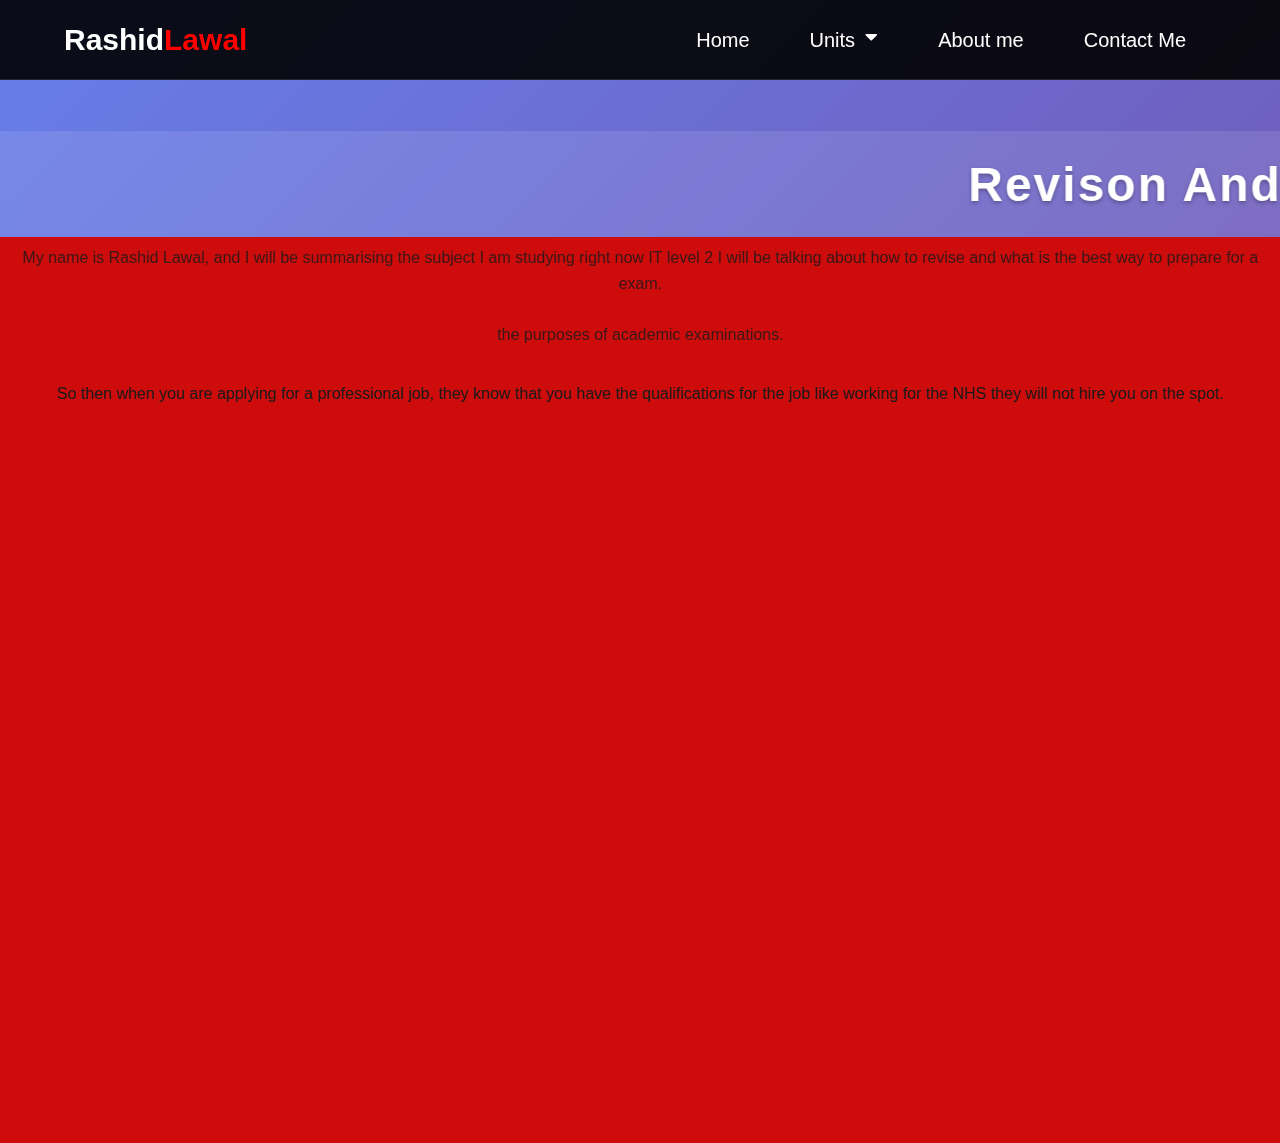
<file: page-2 (1)/page-2/Revison and exams skill.html>
<html lang="en">

    <head>
      <meta charset="UTF-8" />
      <meta name="viewport" content="width=device-width, initial-scale=1.0" />
      <link rel="stylesheet" href="https://cdnjs.cloudflare.com/ajax/libs/font-awesome/5.15.1/css/all.min.css" />
      <link rel="stylesheet" href="style.css" />
      <link rel="stylesheet" href="css background.css" />
      <link rel="stylesheet" href="navagationbar.css" />
      <link rel="stylesheet" href="font.css"
    </head>

    <body>

      <div class="menu-bar">
        <h1 class="logo">Rashid<span>Lawal</span></h1>
        <ul>
          <li><a href="index.html"">Home</a></li>
            <li><a href=" #">Units <i class="fas fa-caret-down"></i></a>

            <div class="dropdown-menu">
              <ul>
                <li><a href="Revison and exams skill.html">(Revision and Exam Skills</a></li>
                <li><a href="14 Hour Project.html">(14 Hours Project)</a></li>
                <li><a href="Cybersecurity.html">(Cyber Security)</a></li>
                <li><a href="HTML & CSS Basics.html">(HTML & CSS Basics)</a></li>
                <li><a href="Interview and exam skills.html">(Interview Skills)</a></li>
                 <li><a href="14 Hour Project.html".html">(14 Hours Project))</a></li>
                 <li><a href="Fundamentals of Programming.html">(Fundemental Of Programing)</a></li>
                 <li><a href="Presentation Skills.html">(Presentation skills)</a></li>
              </ul>
            </div>
          </li>
          <li><a href="About me.html">About me</a>
          </li>
          <li><a href="Contact.html">Contact Me</a></li>
        </ul>
      </div>

      <br>
      <br>

      <marquee behavior="scroll" direction="left" scrollamount="30">Revison And Exam Skill</marquee>
      <br>
      <div class="about-right">
        <div class="backg">
          <div class="about-para">
    <p class="Font">
        My name is Rashid Lawal, and I will be summarising the subject I am studying right now IT level 2 I will be talking about how to revise and what is the best way to prepare for a exam. 
        <br>
        <br>the purposes of academic examinations. 
<br>
        <br>
       <div class="font">
        So then when you are applying for a professional job, they know that you have the qualifications for the job like working for the NHS they will not hire you on the spot.   </p>
    <iframe width="1280" height="720" src="https://www.youtube.com/embed/-d4cMTjQVIg" title="10 tips to help your wellbeing in exams" frameborder="0" allow="accelerometer; autoplay; clipboard-write; encrypted-media; gyroscope; picture-in-picture; web-share" referrerpolicy="strict-origin-when-cross-origin" allowfullscreen style="display: block; margin: 0 auto;"></iframe>
  </body>
</html>
</file>
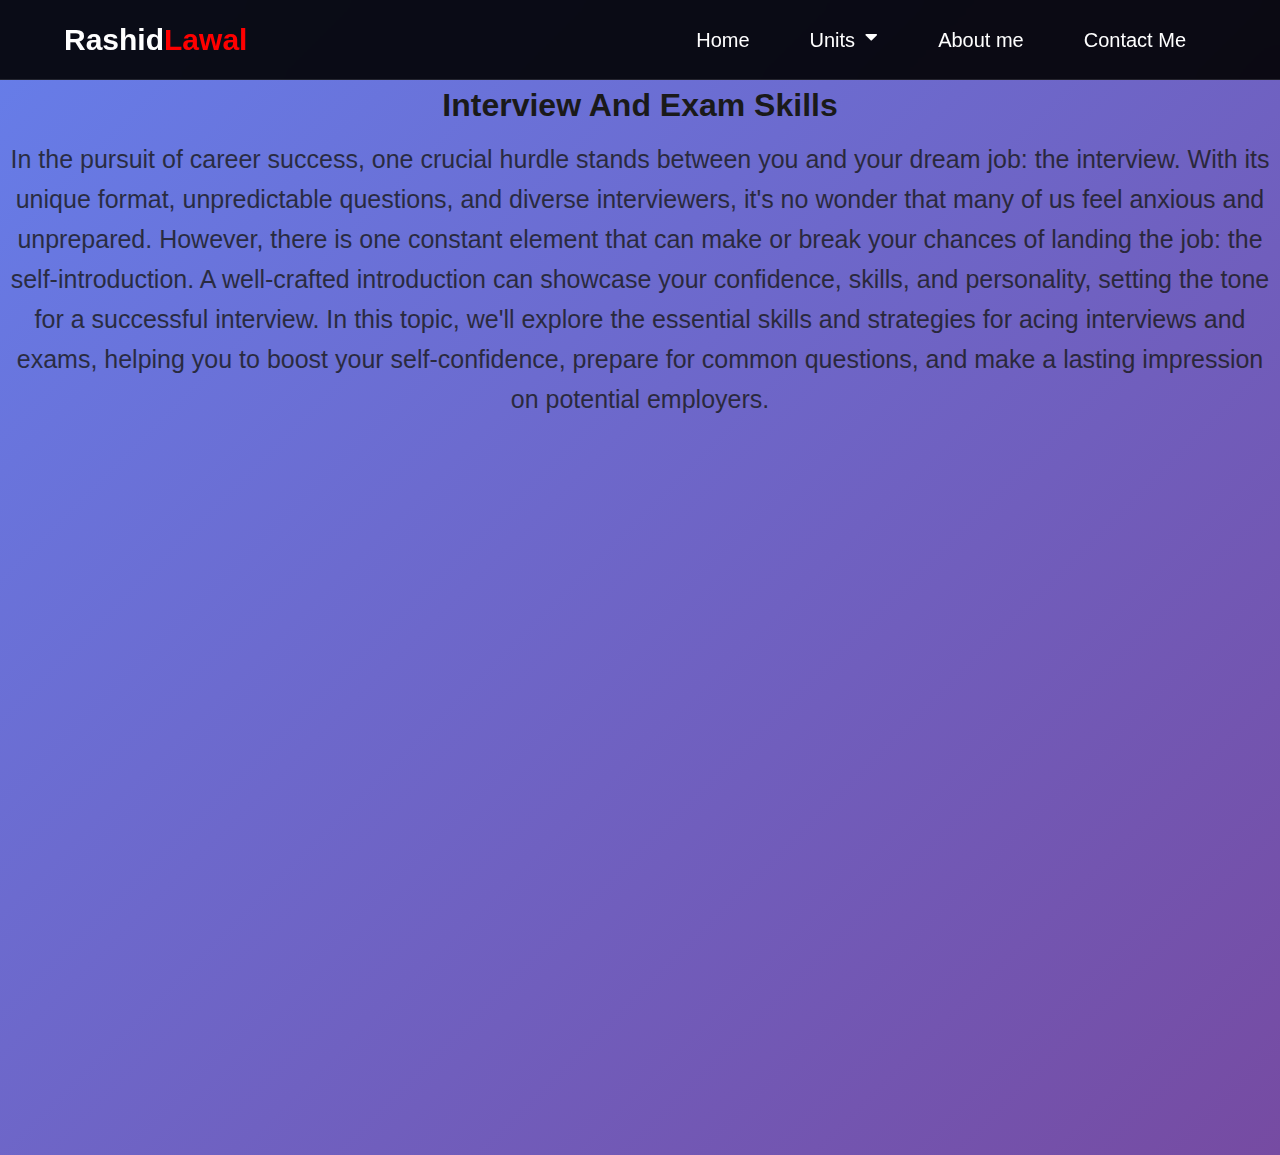
<file: page-2 (1)/page-2/Website Development.html>
<html lang="en">
  <head>
    <meta charset="UTF-8" />
    <meta name="viewport" content="width=device-width, initial-scale=1.0" />
    <link rel="stylesheet" href="https://cdnjs.cloudflare.com/ajax/libs/font-awesome/5.15.1/css/all.min.css" />
    <link rel="stylesheet" href="style.css" />
    <link rel="stylesheet" href="css background.css" />
    <link rel="stylesheet" href="navagationbar.css" />
  </head>
  <body>
    <div class="menu-bar">
      <h1 class="logo">Rashid<span>Lawal</span></h1>
      <ul>
        <li><a href="INDEX.html"">Home</a></li>
        <li><a href="#">Units <i class="fas fa-caret-down"></i></a>

            <div class="dropdown-menu">
                  <ul>
                    <li><a href="Revison and exams skill.html">(Revision and Exam Skills</a></li>
                    <li><a href="14 Hour Project.html">(14 Hours Project)</a></li>
                    <li><a href="Cybersecurity.html">(Cyber Security)</a></li>
                    <li><a href="HTML & CSS Basics.html">(HTML & CSS Basics)</a></li>
                    <li><a href="Interview and exam skills.html">(Interview Skills)</a></li>
                     <li><a href="14 Hour Project.html".html">(14 Hours Project))</a></li>
                     <li><a href="Fundamentals of Programming.html">(Fundemental Of Programing)</a></li>
                     <li><a href="Presentation Skills.html">(Presentation skills)</a></li>
                </ul>
              </div>
        </li>
        <li><a href="About me.html">About me</a>
        </li>
        <li><a href="Contact.html">Contact Me</a></li>
      </ul>
    </div>
    <div class="about-para">
<h1 style="text-align: center;">Interview And Exam Skills</h1>
      <p style="text-align: center;font-size:25px;" > In the pursuit of career success, one crucial hurdle stands between you and your dream job: the interview. With its unique format, unpredictable questions, and diverse interviewers, it's no wonder that many of us feel anxious and unprepared. However, there is one constant element that can make or break your chances of landing the job: the self-introduction. A well-crafted introduction can showcase your confidence, skills, and personality, setting the tone for a successful interview. In this topic, we'll explore the essential skills and strategies for acing interviews and exams, helping you to boost your self-confidence, prepare for common questions, and make a lasting impression on potential employers.
      </p>
      <iframe width="893" height="728" src="https://www.youtube.com/embed/lfmR7MuFggc" title="How to introduce yourself in interviews (for jobs and exams)" frameborder="0" allow="accelerometer; autoplay; clipboard-write; encrypted-media; gyroscope; picture-in-picture; web-share" referrerpolicy="strict-origin-when-cross-origin" allowfullscreen></iframe>
</file>
<file: page-2 (1)/page-2/style.css>
#fcf-form {
    display:block;
}

.fcf-body {
    margin: 2rem auto;
    font-family: 'Inter', sans-serif;
    font-size: 1rem;
    font-weight: 400;
    line-height: 1.6;
    color: #1a1a1a;
    text-align: left;
    background: rgba(255, 255, 255, 0.95);
    backdrop-filter: blur(10px);
    padding: 3rem;
    border: none;
    border-radius: 20px;
    max-width: 600px;
    box-shadow: 0 20px 40px rgba(0, 0, 0, 0.1);
}

.fcf-form-group {
    margin-bottom: 1rem;
}

.fcf-input-group {
    position: relative;
    display: -ms-flexbox;
    display: flex;
    -ms-flex-wrap: wrap;
    flex-wrap: wrap;
    -ms-flex-align: stretch;
    align-items: stretch;
    width: 100%;
}

.fcf-form-control {
    display: block;
    width: 100%;
    height: calc(1.5em + 1rem + 2px);
    padding: 0.75rem 1rem;
    font-size: 1rem;
    font-weight: 400;
    line-height: 1.5;
    color: #1a1a1a;
    background-color: #f8f9fa;
    background-clip: padding-box;
    border: 2px solid transparent;
    outline: none;
    border-radius: 12px;
    transition: all 0.3s ease;
}

.fcf-form-control:focus {
    border-color: #667eea;
    background-color: #ffffff;
    box-shadow: 0 0 0 3px rgba(102, 126, 234, 0.1);
    transform: translateY(-2px);
}

.fcf-form-control:hover {
    background-color: #ffffff;
}

select.fcf-form-control[size], select.fcf-form-control[multiple] {
    height: auto;
}

textarea.fcf-form-control {
    font-family: -apple-system, Arial, sans-serif;
    height: auto;
}

label.fcf-label {
    display: inline-block;
    margin-bottom: 0.5rem;
}

.fcf-credit {
    padding-top: 10px;
    font-size: 0.9rem;
    color: #545b62;
}

.fcf-credit a {
    color: #545b62;
    text-decoration: underline;
}

.fcf-credit a:hover {
    color: #0056b3;
    text-decoration: underline;
}

.fcf-btn {
    display: inline-block;
    font-weight: 400;
    color: #212529;
    text-align: center;
    vertical-align: middle;
    cursor: pointer;
    -webkit-user-select: none;
    -moz-user-select: none;
    -ms-user-select: none;
    user-select: none;
    background-color: transparent;
    border: 1px solid transparent;
    padding: 0.375rem 0.75rem;
    font-size: 1rem;
    line-height: 1.5;
    border-radius: 0.25rem;
    transition: color 0.15s ease-in-out, background-color 0.15s ease-in-out, border-color 0.15s ease-in-out, box-shadow 0.15s ease-in-out;
}

@media (prefers-reduced-motion: reduce) {
    .fcf-btn {
        transition: none;
    }
}

.fcf-btn:hover {
    color: #212529;
    text-decoration: none;
}

.fcf-btn:focus, .fcf-btn.focus {
    outline: 0;
    box-shadow: 0 0 0 0.2rem rgba(0, 123, 255, 0.25);
}

.fcf-btn-primary {
    color: #fff;
    background: linear-gradient(135deg, #667eea 0%, #764ba2 100%);
    border: none;
    font-weight: 600;
    text-transform: uppercase;
    letter-spacing: 0.5px;
    transition: all 0.3s ease;
}

.fcf-btn-primary:hover {
    color: #fff;
    background: linear-gradient(135deg, #764ba2 0%, #667eea 100%);
    transform: translateY(-2px);
    box-shadow: 0 10px 25px rgba(102, 126, 234, 0.3);
}

.fcf-btn-primary:focus, .fcf-btn-primary.focus {
    color: #fff;
    background: linear-gradient(135deg, #667eea 0%, #764ba2 100%);
    box-shadow: 0 0 0 3px rgba(102, 126, 234, 0.3);
}

.fcf-btn-lg, .fcf-btn-group-lg>.fcf-btn {
    padding: 0.5rem 1rem;
    font-size: 1.25rem;
    line-height: 1.5;
    border-radius: 0.3rem;
}

.fcf-btn-block {
    display: block;
    width: 100%;
}

.fcf-btn-block+.fcf-btn-block {
    margin-top: 0.5rem;
}

input[type="submit"].fcf-btn-block, input[type="reset"].fcf-btn-block, input[type="button"].fcf-btn-block {
    width: 100%;
}
@import url('https://fonts.googleapis.com/css2?family=Inter:wght@300;400;500;600;700;800&display=swap');
@import url('https://fonts.googleapis.com/css2?family=JetBrains+Mono:wght@400;500;600&display=swap');

*{
    padding: 0;
    margin: 0;
    box-sizing: border-box;
}

body{
    font-family: 'Inter', system-ui, -apple-system, sans-serif;
    line-height: 1.6;
    color: #1a1a1a;
    background: linear-gradient(135deg, #667eea 0%, #764ba2 100%);
    min-height: 100vh;
}
.about-wrapper{
    height: 100vh;
}
.about-left{
    background: linear-gradient(135deg, #667eea 0%, #764ba2 100%);
    display: flex;
    flex-direction: column;
    align-items: center;
    justify-content: center;
    height: 100vh;
}
.about-left-content > div{
    background: rgba(255, 255, 255, 0.95);
    backdrop-filter: blur(10px);
    padding: 3rem 4rem 2.5rem 4rem;
    text-align: center;
    border-radius: 20px;
}
.about-left-content{
    box-shadow: 0 25px 50px rgba(0, 0, 0, 0.15);
    border-radius: 20px;
    overflow: hidden;
}
.about-img img{
    display: block;
    width: 200px;
}
.about-img{
    width: 200px;
    height: 200px;
    overflow: hidden;
    border-radius: 50%;
    transition: all 0.5s ease-in-out;
}
.shadow{
    margin-left: auto;
    margin-right: auto;
    border-radius: 50%;
    width: 200px;
    height: 200px;
    position: relative;
    cursor: pointer;
}
.shadow::after{
    content: "";
    position: absolute;
    background: rgba(0, 0, 0, 0.4);
    left: 50%;
    transform: translateX(-50%);
    bottom: -20px;
    height: 7px;
    width: 50px;
    filter: blur(3px);
    -webkit-filter: blur(3px);
    opacity: 0;
    transition: all 0.6s ease;
}
.shadow:hover .about-img{
    transform: translateY(-10px);
}
.shadow:hover::after{
    opacity: 1;
}
.about-left-content h2{
    font-size: 2rem;
    margin: 2.2rem 0 0.6rem 0;
    line-height: 1.2;
    padding-bottom: 1rem;
    border-bottom: 2px solid #edffec;
}
.about-left-content h3{
    font-weight: 300;
    letter-spacing: 5px;
    margin-top: 1.2rem;
}
.icons{
    background: #fff;
    display: flex;
    justify-content: center;
    padding: 0.8rem 0;
}
.icons li{
    list-style-type: none;
    background: #000000;
    color: #fff;
    width: 40px;
    height: 40px;
    margin: 0 0.5rem;
    border-radius: 50%;
    display: flex;
    justify-content: center;
    align-items: center;
    font-size: 1.2rem;
    cursor: pointer;
    transition: all 0.5s ease-in-out;
}
.icons li:hover{
    background: #f10e0e;
    color: #000;
}
.about-right{
    background: rgba(255, 255, 255, 0.1);
    backdrop-filter: blur(10px);
    height: 100vh;
    display: flex;
    flex-direction: column;
    align-items: center;
    justify-content: center;
    padding: 0 5rem;
    text-align: center;
}
.about-right h1{
    font-size: 7rem;
    text-transform: uppercase;
}
.about-right h1 span{
    color: #000000;
}
.about-right h2{
    font-weight: 600;
}
.about-btns{
    display: flex;
    margin: 2rem 0;
}
.btn{
    border: none;
    font-size: 0.9rem;
    text-transform: uppercase;
    border: 2px solid #000;
    border-radius: 20px;
    padding: 0.55rem 0;
    width: 130px;
    font-weight: 600;
    background: transparent;
    margin: 0 0.5rem;
    cursor: pointer;
}
.btn.btn-pink{
    background: #000000;
    color: #fff;
    border-color: #000000;
    transition: all 0.5s ease-in-out;
}
.btn.btn-pink:hover{
    background: transparent;
    border-color: #000000;
    color: #000;
}
.btn.btn-white{
    transition: all 0.5s ease-in-out;
}
.btn.btn-white:hover{
    background: #dd2d4a;
    border-color: #dd2d4a;
    color: #fff;
}
.about-para p{
    font-weight: 300;
    padding: 0.5rem;
    opacity: 0.8;
}

@media screen and (min-width: 992px){
    .about-wrapper{
        display: grid;
        grid-template-columns: repeat(2, 1fr);
    }
    .about-left{
        position: relative;
    }
    .about-left-content{
        position: absolute;
        right: -50px;
    }
}
Heading {
  color: var(--color-white);
  font-size: 30px;
}
Heading span{
   color: var(--color-primary);
}
Font{
  color: var #2b00ff
  font-size: 20px;

 }
marquee {
  font-size: 3rem;
  color: #ffffff;
  font-family: 'Inter', sans-serif;
  font-weight: 700;
  background: rgba(255, 255, 255, 0.1);
  backdrop-filter: blur(10px);
  padding: 1rem 0;
  text-shadow: 0 2px 4px rgba(0, 0, 0, 0.3);
  letter-spacing: 2px;
}
Marquee2 {
 font-size: 90px;
  color: #000000;
  font-family:"Times New Roman", Times, serif" ;
  font-weight: bold;
}
</file>
<file: page-2 (1)/page-2/css background.css>
.backg{
background-color: #cf0c0c;
}
</file>
<file: page-2 (1)/page-2/navagationbar.css>
:root {
  --color-primary: #ff0000;
  --color-white: #ffffff;
  --color-black: #000000;
  --color-black-1: #000000;
}

* {
  margin: 0;
  padding: 0;
  box-sizing: border-box;
}

body {
  font-family: sans-serif;

}

.logo {
  color: var(--color-white);
  font-size: 30px;
}
.logo span {
  color: var(--color-primary);
}

.menu-bar {
  background: rgba(0, 0, 0, 0.9);
  backdrop-filter: blur(10px);
  height: 80px;
  width: 100%;
  display: flex;
  justify-content: space-between;
  align-items: center;
  padding: 0 5%;
  position: relative;
  z-index: 1000;
  border-bottom: 1px solid rgba(255, 255, 255, 0.1);
}

.menu-bar ul {
  list-style: none;
  display: flex;
}

.menu-bar ul li {
  /* width: 120px; */
  padding: 10px 30px;
  /* text-align: center; */

  position: relative;
}

.menu-bar ul li a {
  font-size: 20px;
  color: var(--color-white);
  text-decoration: none;

  transition: all 0.3s;
}

.menu-bar ul li a:hover {
  color: var(--color-primary);
}

.fas {
  float: right;
  margin-left: 10px;
  padding-top: 3px;
}

/* dropdown menu style */
.dropdown-menu {
  display: none;
}

.menu-bar ul li:hover .dropdown-menu {
  display: block;
  position: absolute;
  left: 0;
  top: 100%;
  background: rgba(0, 0, 0, 0.95);
  backdrop-filter: blur(10px);
  border-radius: 10px;
  box-shadow: 0 10px 25px rgba(0, 0, 0, 0.3);
  border: 1px solid rgba(255, 255, 255, 0.1);
  z-index: 1001;
}

.menu-bar ul li:hover .dropdown-menu ul {
  display: block;
  margin: 10px;
}

.menu-bar ul li:hover .dropdown-menu ul li {
  width: 150px;
  padding: 10px;
}

.dropdown-menu-1 {
  display: none;
}

.dropdown-menu ul li:hover .dropdown-menu-1 {
  display: block;
  position: absolute;
  left: 150px;
  top: 0;
  background-color: var(--color-black);
}

.hero {
  height: calc(100vh - 80px);
  background-image: url(./bg.jpg);
  background-position: center;
}

/* Container holding the image and the text */
.container {
  position: relative;
  text-align: center;
  color: white;
}

/* Bottom left text */
.bottom-left {
  position: absolute;
  bottom: 8px;
  left: 16px;
}

/* Top left text */
.top-left {
  position: absolute;
  top: 8px;
  left: 16px;
}

/* Top right text */
.top-right {
  position: absolute;
  top: 8px;
  right: 16px;
}

/* Bottom right text */
.bottom-right {
  position: absolute;
  bottom: 8px;
  right: 16px;
}

/* Centered text */
.centered {
  position: absolute;
  top: 50%;
  left: 50%;
  transform: translate(-50%, -50%);
}
background-color:black;
p {
    text-align: center;
}
</file>
<file: page-2 (1)/page-2/font.css>
.fontcolor{
font-size: 30px;
  color:white ;
}
</file>
